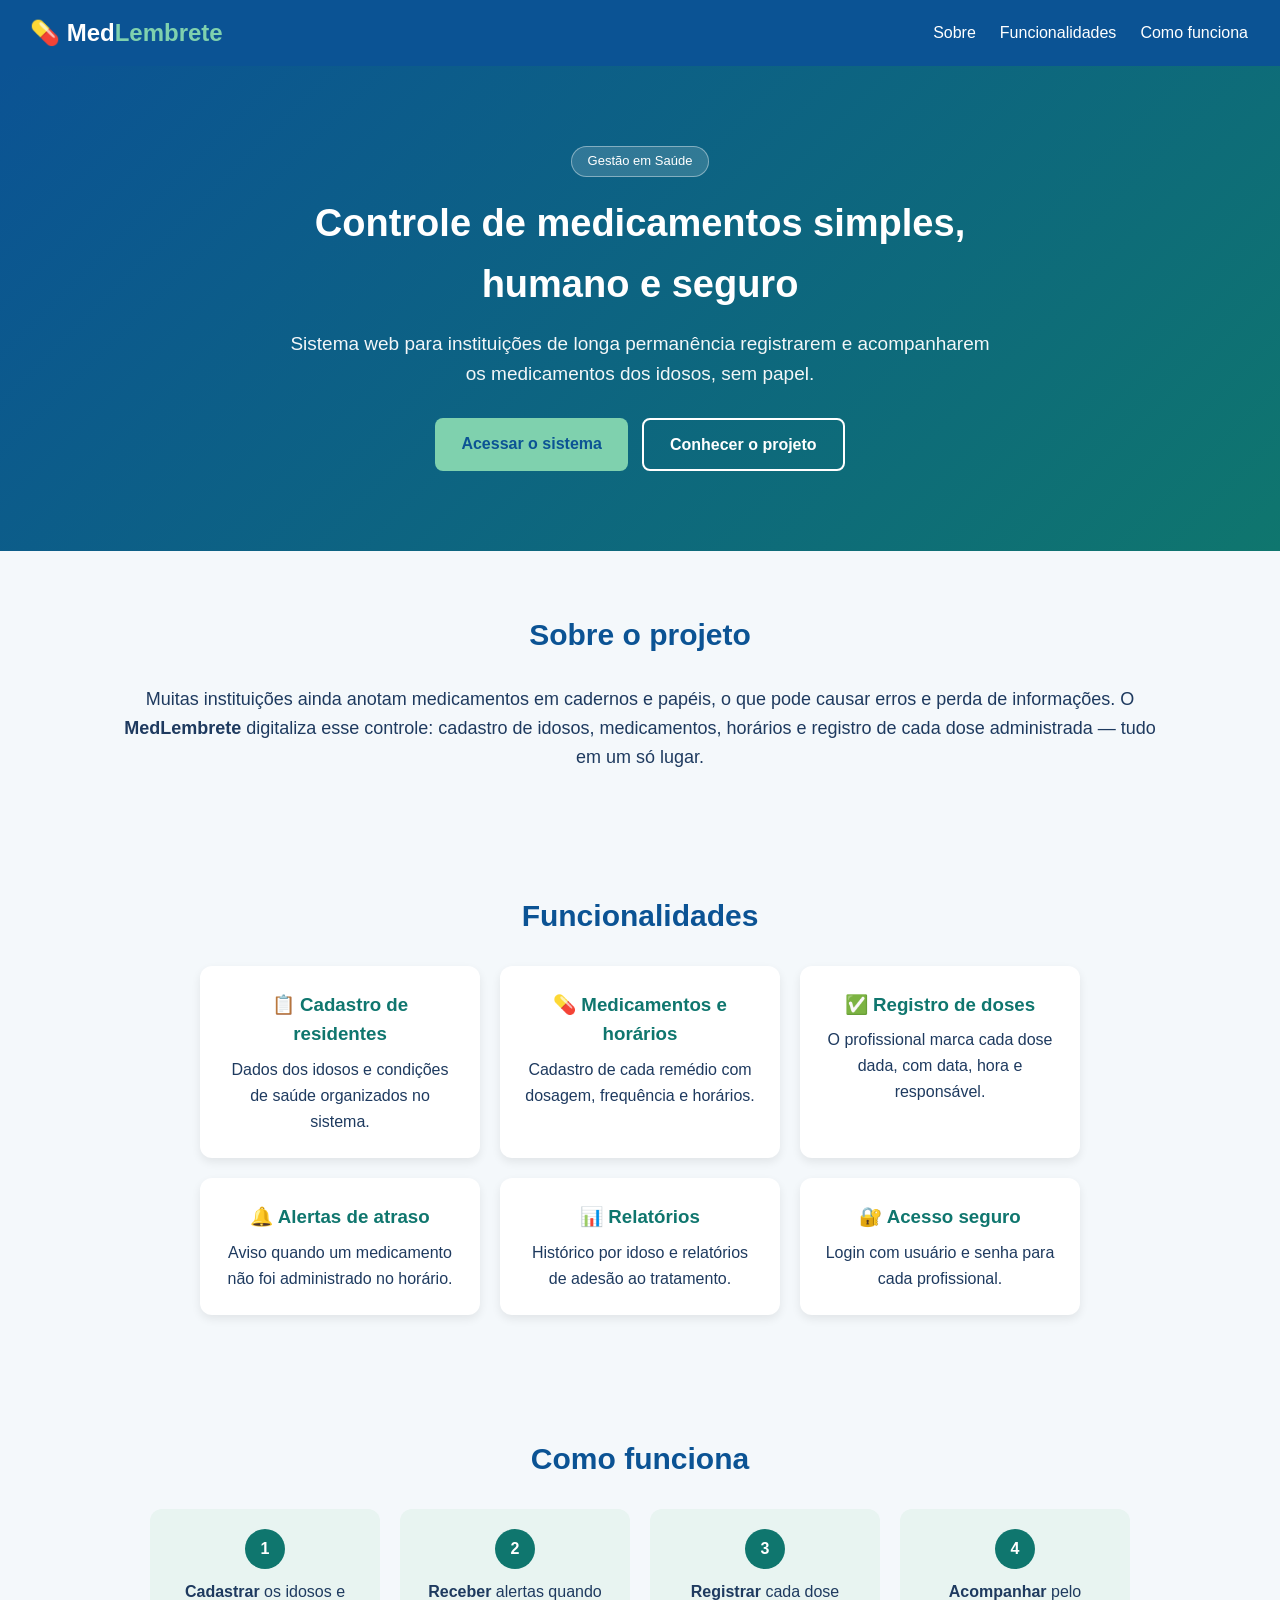
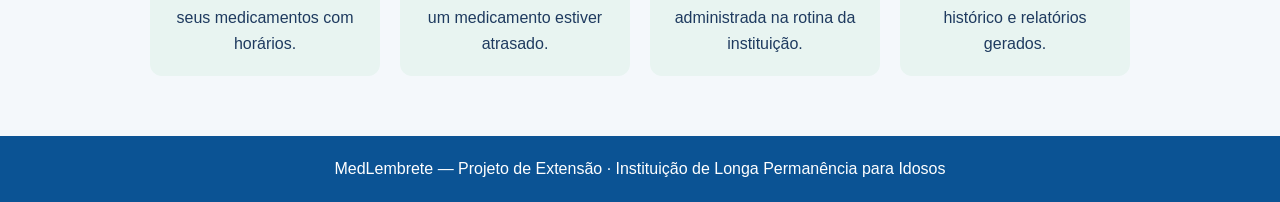
<file: index.html>
<!DOCTYPE html>
<html lang="pt-br">
<head>
  <meta charset="UTF-8">
  <meta name="viewport" content="width=device-width, initial-scale=1.0">
  <title>MedLembrete — Controle de Medicamentos para Instituições</title>
  <link rel="stylesheet" href="style.css">
</head>
<body data-page="index">

  <header class="topo">
    <div class="logo">💊 Med<span>Lembrete</span></div>
    <nav class="menu">
      <a href="#sobre">Sobre</a>
      <a href="#funcionalidades">Funcionalidades</a>
      <a href="#como-funciona">Como funciona</a>
    </nav>
  </header>

  <div class="hero">
    <span class="selo">Gestão em Saúde</span>
    <h1>Controle de medicamentos simples, humano e seguro</h1>
    <p>Sistema web para instituições de longa permanência registrarem e acompanharem os medicamentos dos idosos, sem papel.</p>
    <div class="hero-botoes">
      <button class="btn" onclick="openLoginModal()">Acessar o sistema</button>
      <a href="#sobre" class="btn btn-outline">Conhecer o projeto</a>
    </div>
  </div>

  <section id="sobre">
    <h2>Sobre o projeto</h2>
    <p class="texto-centro">Muitas instituições ainda anotam medicamentos em cadernos e papéis, o que pode causar erros e perda de informações. O <strong>MedLembrete</strong> digitaliza esse controle: cadastro de idosos, medicamentos, horários e registro de cada dose administrada — tudo em um só lugar.</p>
  </section>

  <section id="funcionalidades">
    <h2>Funcionalidades</h2>
    <div class="cards">
      <div class="card"><h3>📋 Cadastro de residentes</h3><p>Dados dos idosos e condições de saúde organizados no sistema.</p></div>
      <div class="card"><h3>💊 Medicamentos e horários</h3><p>Cadastro de cada remédio com dosagem, frequência e horários.</p></div>
      <div class="card"><h3>✅ Registro de doses</h3><p>O profissional marca cada dose dada, com data, hora e responsável.</p></div>
      <div class="card"><h3>🔔 Alertas de atraso</h3><p>Aviso quando um medicamento não foi administrado no horário.</p></div>
      <div class="card"><h3>📊 Relatórios</h3><p>Histórico por idoso e relatórios de adesão ao tratamento.</p></div>
      <div class="card"><h3>🔐 Acesso seguro</h3><p>Login com usuário e senha para cada profissional.</p></div>
    </div>
  </section>

  <section id="como-funciona">
    <h2>Como funciona</h2>
    <div class="passos">
      <div class="passo"><div class="numero">1</div><p><strong>Cadastrar</strong> os idosos e seus medicamentos com horários.</p></div>
      <div class="passo"><div class="numero">2</div><p><strong>Receber</strong> alertas quando um medicamento estiver atrasado.</p></div>
      <div class="passo"><div class="numero">3</div><p><strong>Registrar</strong> cada dose administrada na rotina da instituição.</p></div>
      <div class="passo"><div class="numero">4</div><p><strong>Acompanhar</strong> pelo histórico e relatórios gerados.</p></div>
    </div>
  </section>

  <!-- Modal de login -->
  <div class="modal" id="loginModal">
    <div class="modal-box">
      <button class="modal-fechar" onclick="closeLoginModal()">×</button>
      <h3>Entrar no sistema</h3>
      <p class="modal-sub">Use o e-mail e a senha cadastrados.</p>
      <form onsubmit="handleLogin(event)">
        <label>E-mail</label>
        <input type="email" id="loginEmail" placeholder="admin@medlembrete.com" required>
        <label>Senha</label>
        <input type="password" id="loginSenha" placeholder="••••••" required>
        <p class="erro" id="loginErro">E-mail ou senha incorretos.</p>
        <button type="submit" class="btn" style="width: 100%;">Entrar</button>
      </form>
      <p class="demo">Demonstração: admin@medlembrete.com · senha 123456</p>
    </div>
  </div>

  <footer class="rodape">
    <p>MedLembrete — Projeto de Extensão · Instituição de Longa Permanência para Idosos</p>
  </footer>

  <script src="script.js"></script>
  <script src="login.js"></script>
</body>
</html>
</file>
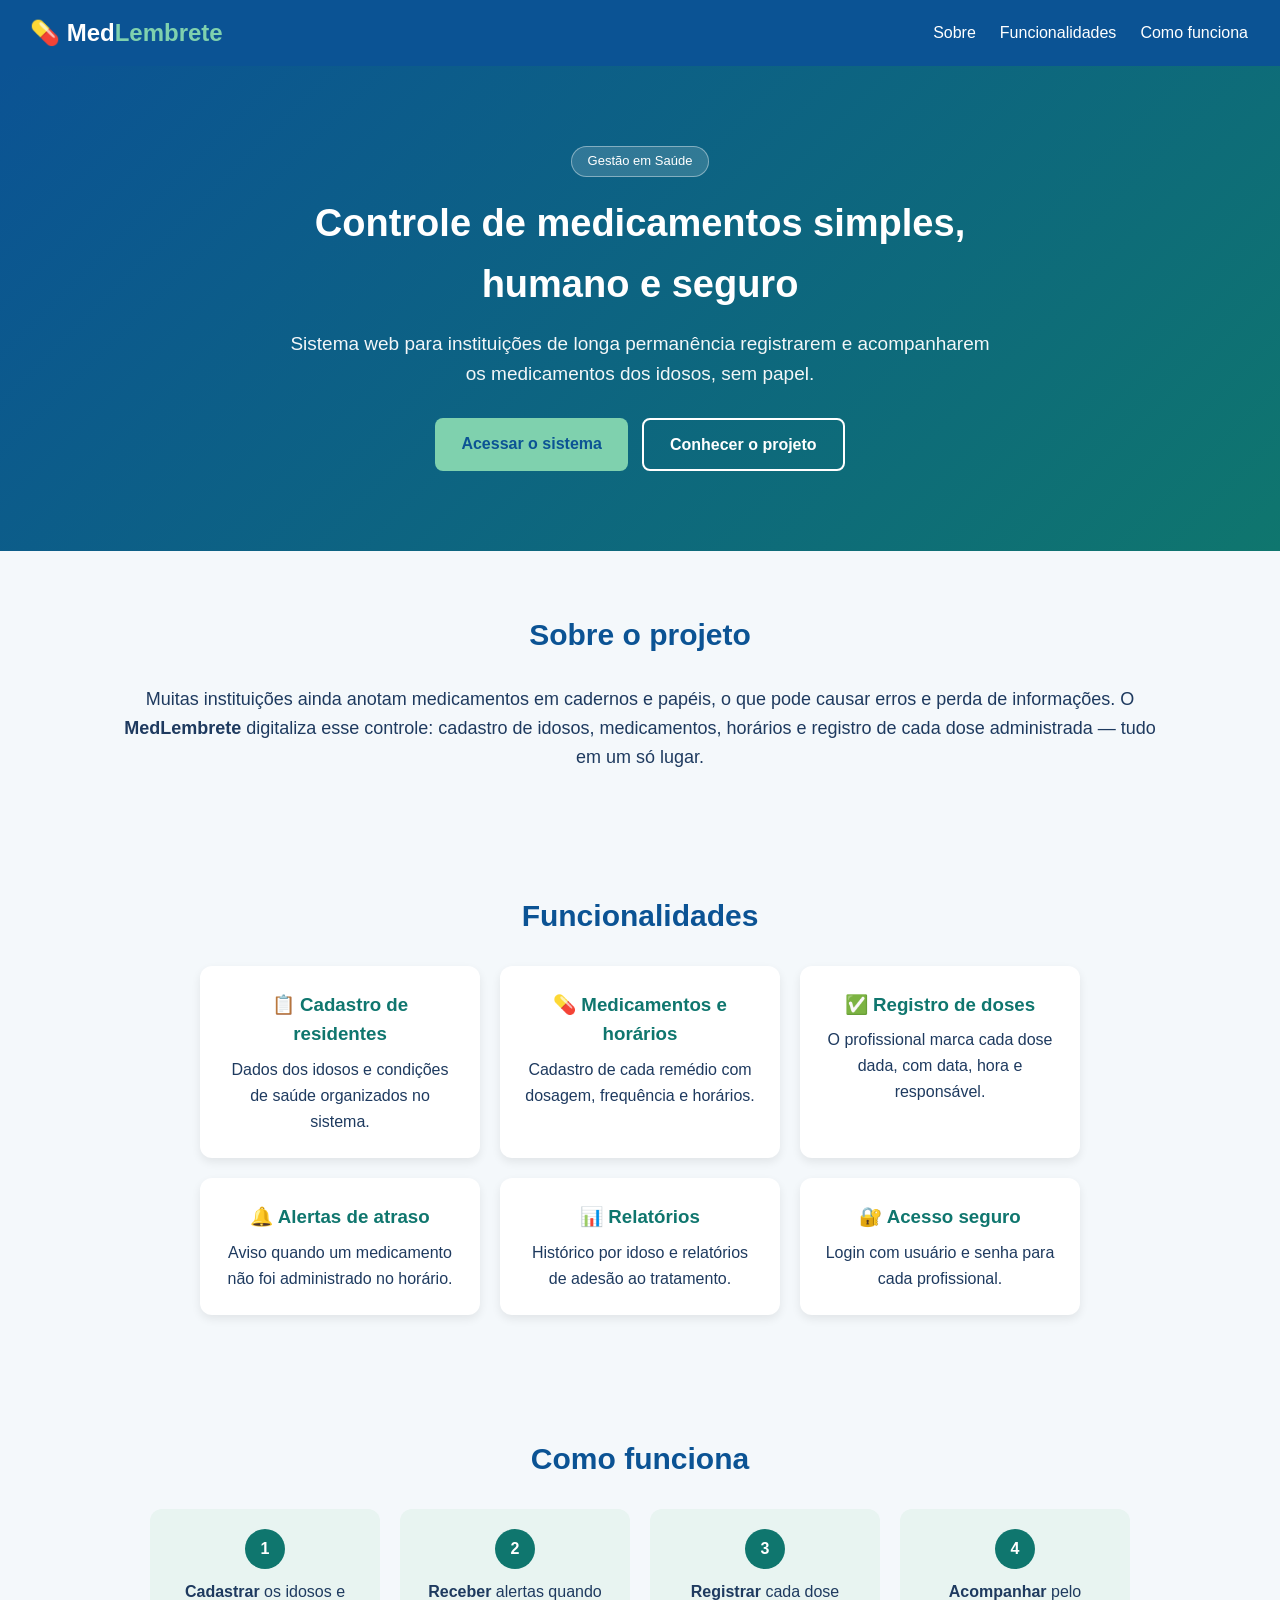
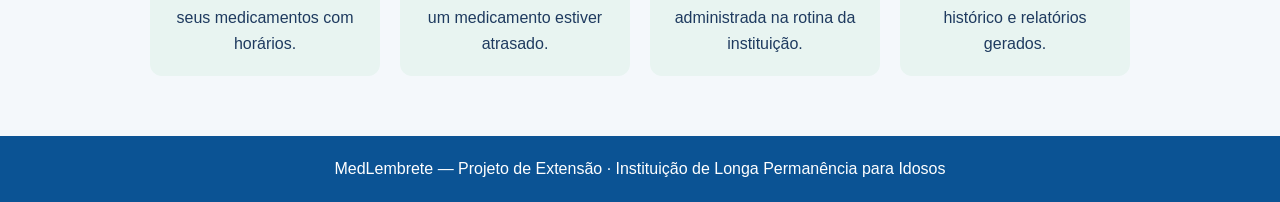
<file: dashboard.html>
<!DOCTYPE html>
<html lang="pt-br">
<head>
  <meta charset="UTF-8">
  <meta name="viewport" content="width=device-width, initial-scale=1.0">
  <title>Painel — MedLembrete</title>
  <link rel="stylesheet" href="style.css">
</head>
<body data-page="dashboard">

  <header class="topo">
    <a href="dashboard.html" class="logo">💊 Med<span>Lembrete</span></a>
    <nav class="menu">
      <a href="dashboard.html" class="ativo">Painel</a>
      <a href="idosos.html">Idosos</a>
      <a href="medicamentos.html">Medicamentos</a>
      <a href="relatorios.html">Relatórios</a>
    </nav>
    <div class="usuario">
      <span id="nomeUsuario"></span>
      <button class="btn-sair" onclick="logout()">Sair</button>
    </div>
  </header>

  <main class="conteudo">
    <div class="titulo-pagina">
      <h1>Painel de Controle</h1>
      <p id="dataHoje"></p>
    </div>

    <!-- Indicadores -->
    <div class="kpis">
      <div class="kpi"><span class="kpi-num" id="kpiIdosos">0</span><span class="kpi-rotulo">Idosos cadastrados</span></div>
      <div class="kpi"><span class="kpi-num" id="kpiMedicamentos">0</span><span class="kpi-rotulo">Medicamentos ativos</span></div>
      <div class="kpi"><span class="kpi-num" id="kpiDosesHoje">0</span><span class="kpi-rotulo">Doses de hoje</span></div>
      <div class="kpi"><span class="kpi-num" id="kpiAtrasadas">0</span><span class="kpi-rotulo">Em atraso</span></div>
    </div>

    <div class="grade">
      <!-- Agenda do dia -->
      <div class="painel">
        <div class="painel-titulo">
          <h2>Agenda de medicações de hoje</h2>
          <a href="medicamentos.html" class="link">+ Novo medicamento</a>
        </div>
        <div id="agendaLista"></div>
      </div>

      <!-- Alertas -->
      <div class="painel">
        <div class="painel-titulo"><h2>Alertas</h2></div>
        <div id="alertasLista"></div>
      </div>
    </div>
  </main>

  <script src="script.js"></script>
</body>
</html>
</file>
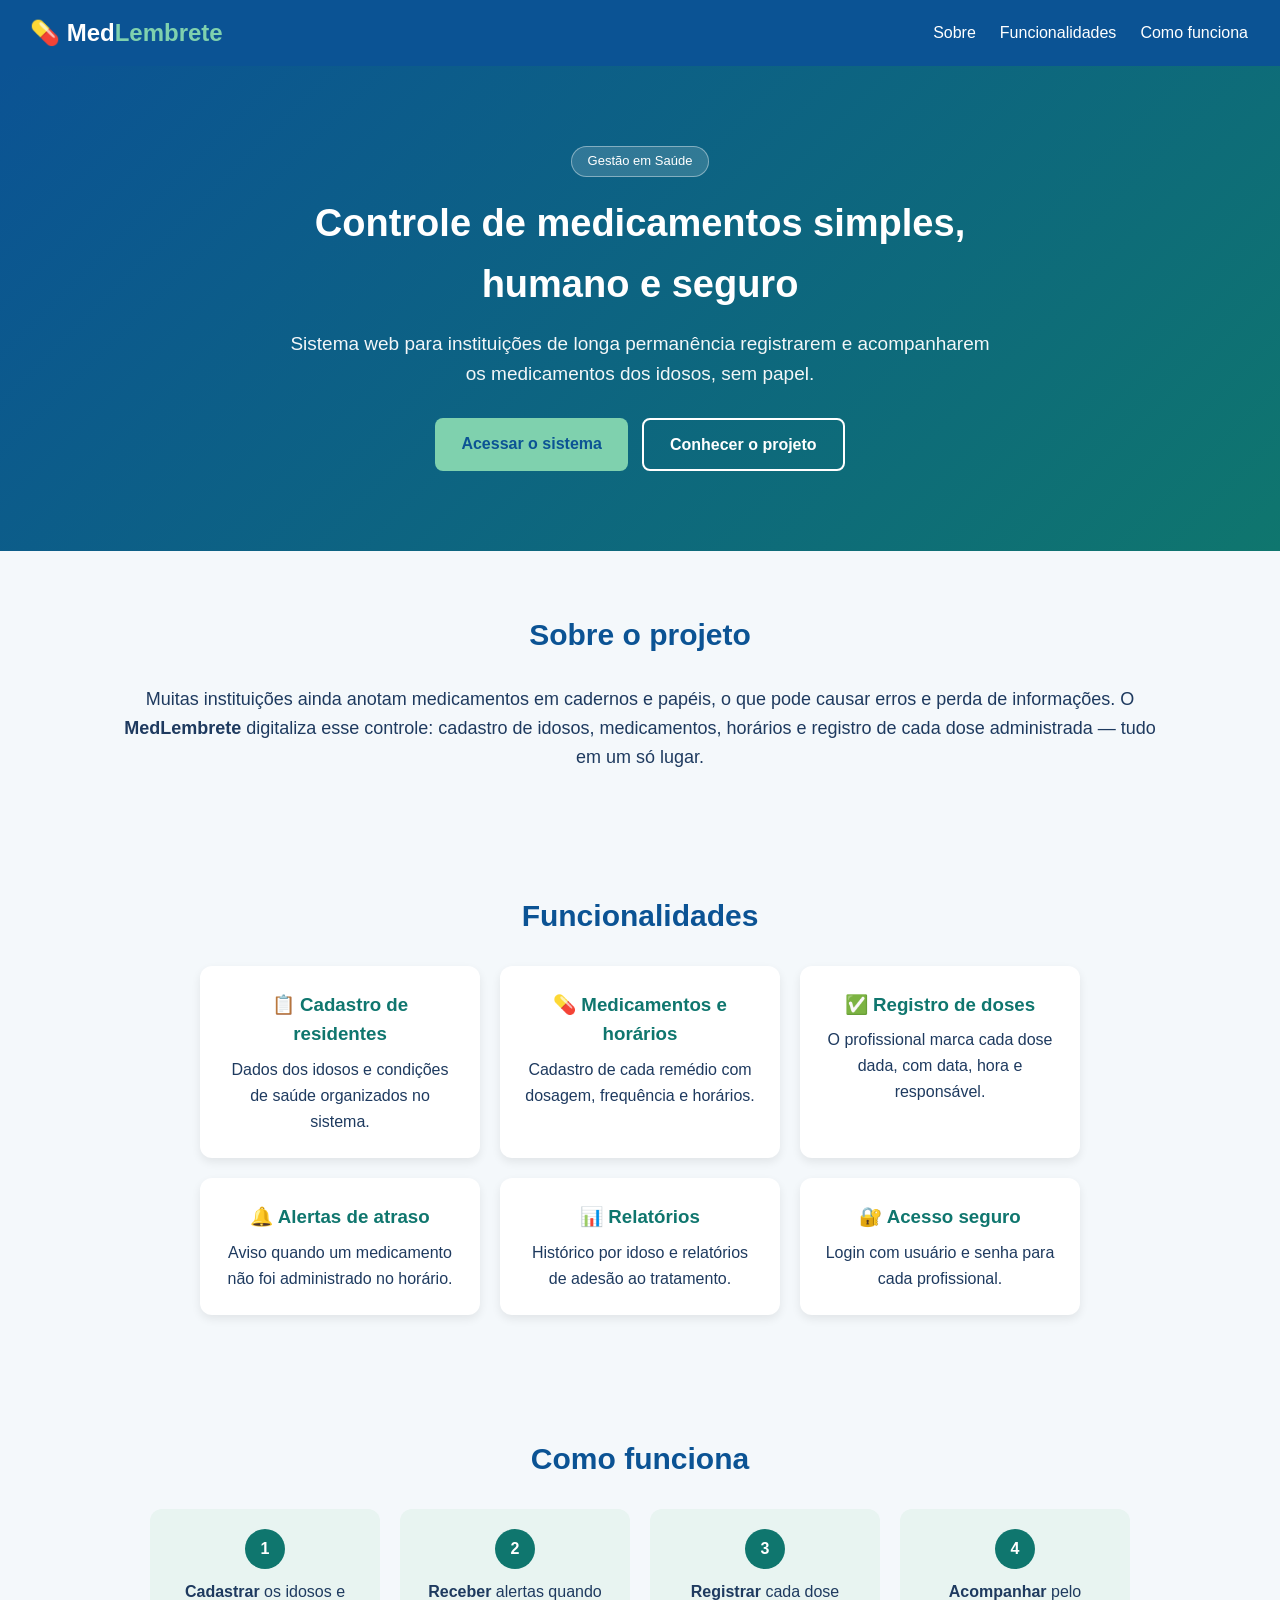
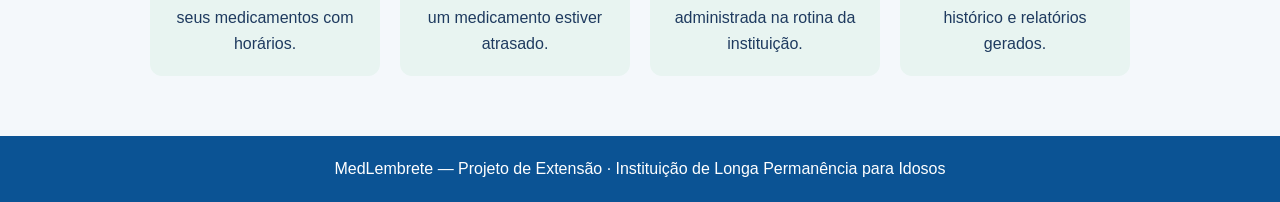
<file: idosos.html>
<!DOCTYPE html>
<html lang="pt-br">
<head>
  <meta charset="UTF-8">
  <meta name="viewport" content="width=device-width, initial-scale=1.0">
  <title>Idosos — MedLembrete</title>
  <link rel="stylesheet" href="style.css">
</head>
<body data-page="idosos">

  <header class="topo">
    <a href="dashboard.html" class="logo">💊 Med<span>Lembrete</span></a>
    <nav class="menu">
      <a href="dashboard.html">Painel</a>
      <a href="idosos.html" class="ativo">Idosos</a>
      <a href="medicamentos.html">Medicamentos</a>
      <a href="relatorios.html">Relatórios</a>
    </nav>
    <div class="usuario">
      <span id="nomeUsuario"></span>
      <button class="btn-sair" onclick="logout()">Sair</button>
    </div>
  </header>

  <main class="conteudo">
    <div class="titulo-pagina">
      <h1>Cadastro de Idosos</h1>
      <p>Gerencie os residentes da instituição.</p>
    </div>

    <div class="grade">
      <!-- Formulário -->
      <div class="painel">
        <h2 id="formTitulo">Cadastrar idoso</h2>
        <form onsubmit="salvarIdoso(event)">
          <input type="hidden" id="idosoId">
          <label>Nome completo</label>
          <input type="text" id="idosoNome" required>
          <label>Data de nascimento</label>
          <input type="date" id="idosoNascimento" required>
          <label>Condições de saúde</label>
          <input type="text" id="idosoCondicoes" placeholder="Ex.: Hipertensão, Diabetes">
          <label>Quarto / Leito</label>
          <input type="text" id="idosoQuarto" placeholder="Ex.: 101">
          <button type="submit" class="btn">Salvar idoso</button>
          <button type="button" class="btn btn-cinza" id="btnCancelar" style="display:none;" onclick="cancelarEdicaoIdoso()">Cancelar edição</button>
        </form>
      </div>

      <!-- Lista -->
      <div class="painel">
        <h2>Idosos cadastrados</h2>
        <div id="listaIdosos"></div>
      </div>
    </div>
  </main>

  <script src="script.js"></script>
</body>
</html>
</file>
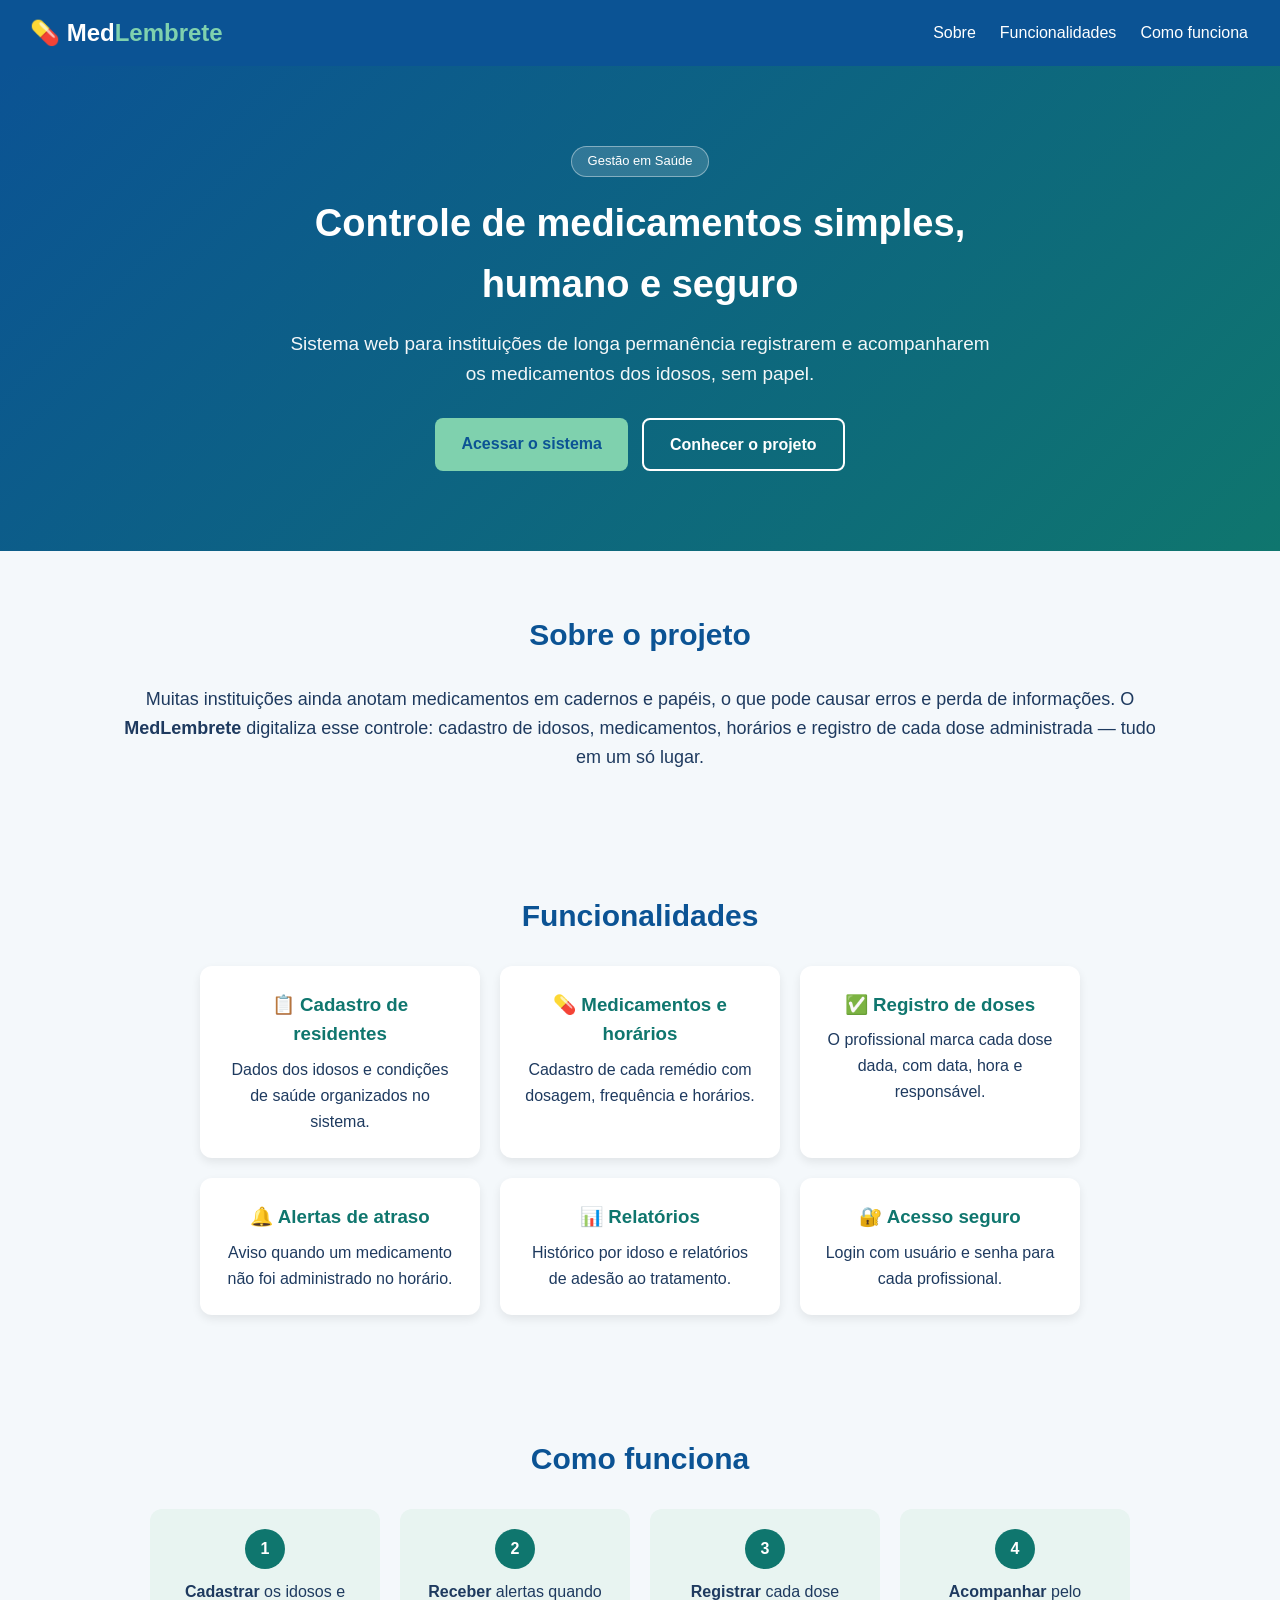
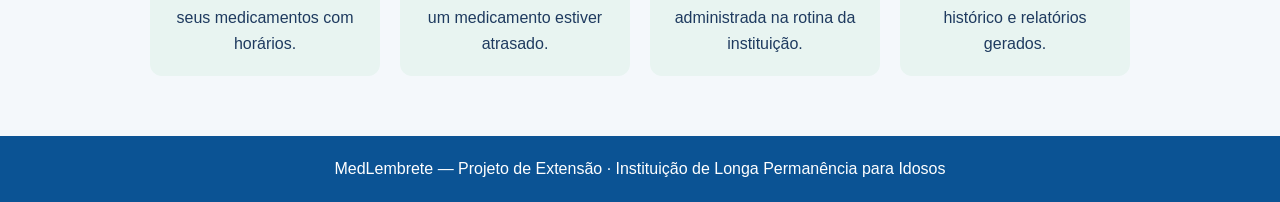
<file: medicamentos.html>
<!DOCTYPE html>
<html lang="pt-br">
<head>
  <meta charset="UTF-8">
  <meta name="viewport" content="width=device-width, initial-scale=1.0">
  <title>Medicamentos — MedLembrete</title>
  <link rel="stylesheet" href="style.css">
</head>
<body data-page="medicamentos">

  <header class="topo">
    <a href="dashboard.html" class="logo">💊 Med<span>Lembrete</span></a>
    <nav class="menu">
      <a href="dashboard.html">Painel</a>
      <a href="idosos.html">Idosos</a>
      <a href="medicamentos.html" class="ativo">Medicamentos</a>
      <a href="relatorios.html">Relatórios</a>
    </nav>
    <div class="usuario">
      <span id="nomeUsuario"></span>
      <button class="btn-sair" onclick="logout()">Sair</button>
    </div>
  </header>

  <main class="conteudo">
    <div class="titulo-pagina">
      <h1>Cadastro de Medicamentos</h1>
      <p>Registre os remédios de cada idoso com horários.</p>
    </div>

    <div class="grade">
      <!-- Formulário -->
      <div class="painel">
        <h2 id="formTituloMed">Cadastrar medicamento</h2>
        <form onsubmit="salvarMedicamento(event)">
          <input type="hidden" id="medId">
          <label>Idoso</label>
          <select id="medIdoso" required></select>
          <label>Nome do medicamento</label>
          <input type="text" id="medNome" placeholder="Ex.: Losartana" required>
          <label>Dosagem</label>
          <input type="text" id="medDosagem" placeholder="Ex.: 50mg" required>
          <label>Horários (separe por vírgula)</label>
          <input type="text" id="medHorarios" placeholder="Ex.: 08:00, 20:00" required>
          <label>Observações</label>
          <input type="text" id="medObs" placeholder="Ex.: Tomar após o café">
          <button type="submit" class="btn">Salvar medicamento</button>
          <button type="button" class="btn btn-cinza" id="btnCancelarMed" style="display:none;" onclick="cancelarEdicaoMed()">Cancelar edição</button>
        </form>
      </div>

      <!-- Lista -->
      <div class="painel">
        <h2>Medicamentos cadastrados</h2>
        <div id="listaMedicamentos"></div>
      </div>
    </div>
  </main>

  <script src="script.js"></script>
</body>
</html>
</file>
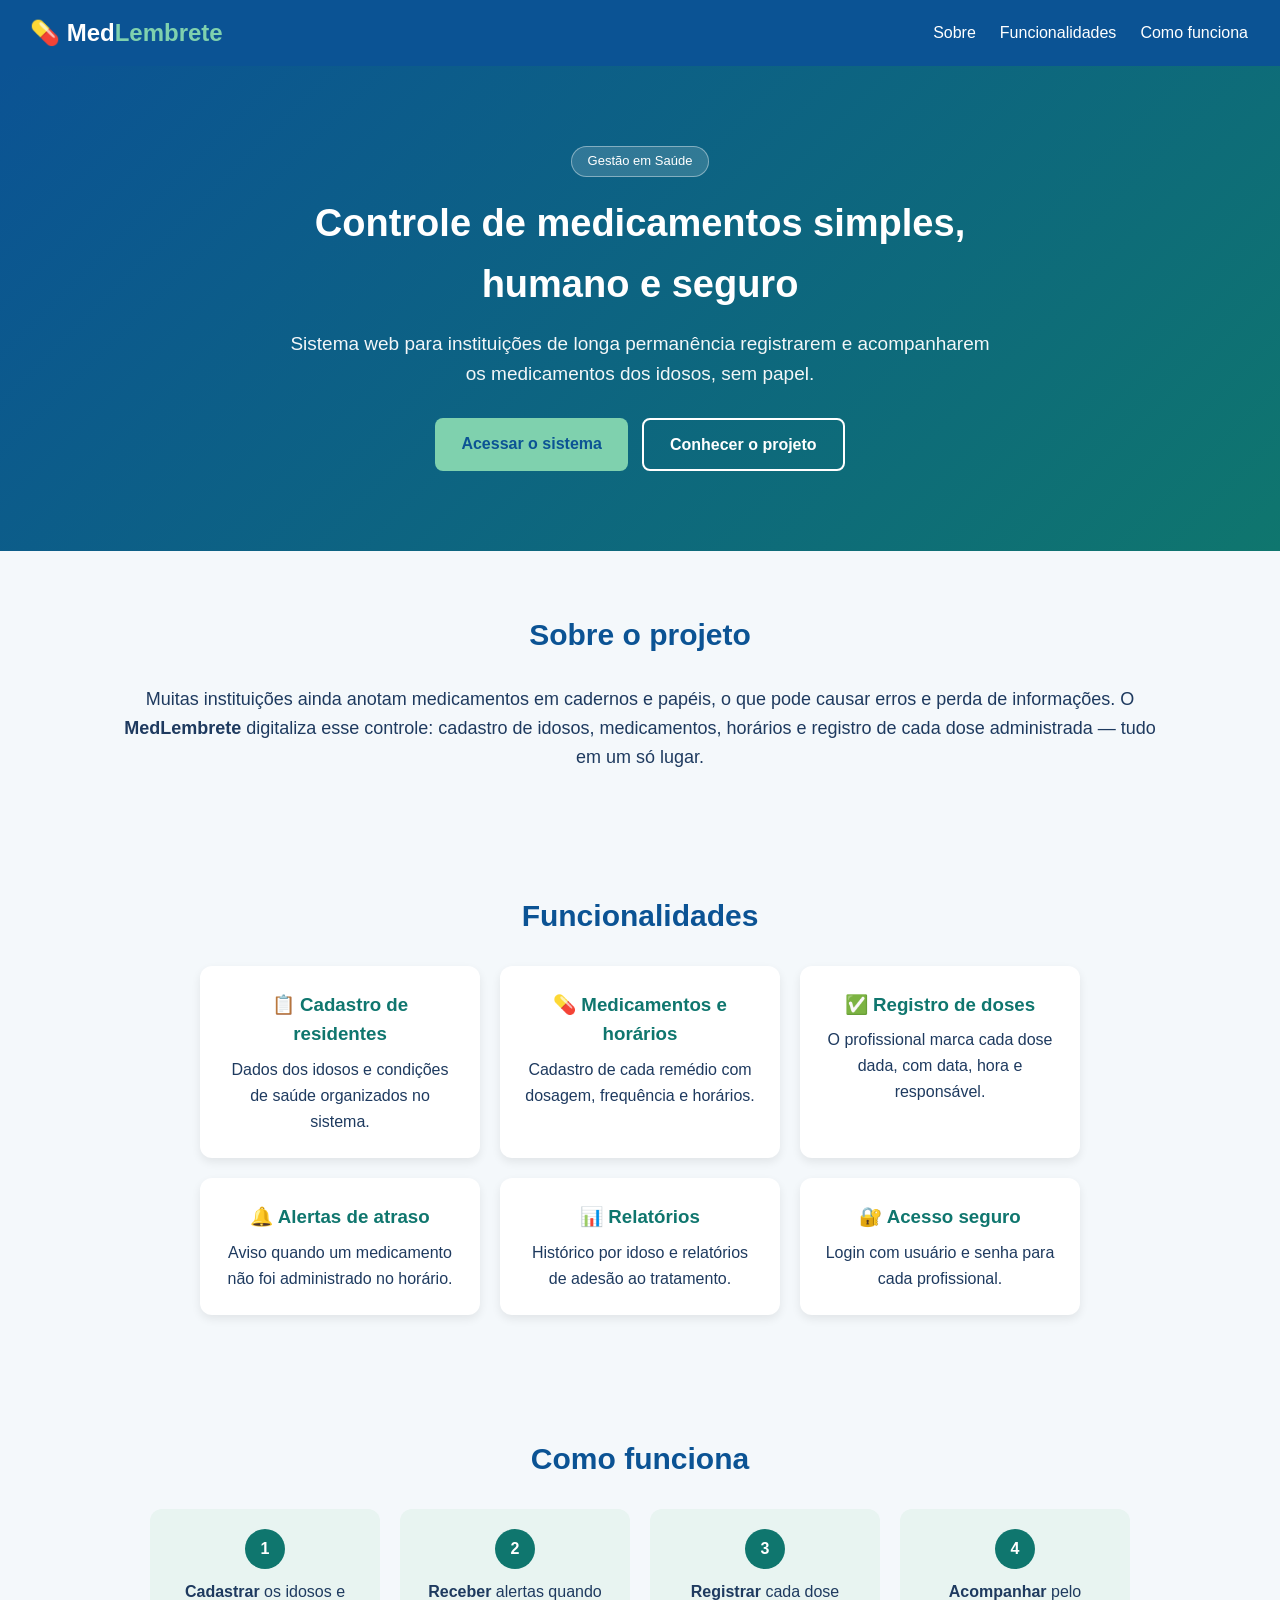
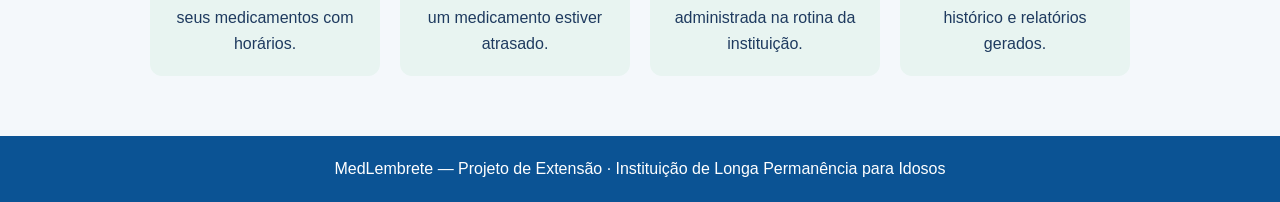
<file: relatorios.html>
<!DOCTYPE html>
<html lang="pt-br">
<head>
  <meta charset="UTF-8">
  <meta name="viewport" content="width=device-width, initial-scale=1.0">
  <title>Relatórios — MedLembrete</title>
  <link rel="stylesheet" href="style.css">
</head>
<body data-page="relatorios">

  <header class="topo">
    <a href="dashboard.html" class="logo">💊 Med<span>Lembrete</span></a>
    <nav class="menu">
      <a href="dashboard.html">Painel</a>
      <a href="idosos.html">Idosos</a>
      <a href="medicamentos.html">Medicamentos</a>
      <a href="relatorios.html" class="ativo">Relatórios</a>
    </nav>
    <div class="usuario">
      <span id="nomeUsuario"></span>
      <button class="btn-sair" onclick="logout()">Sair</button>
    </div>
  </header>

  <main class="conteudo">
    <div class="titulo-pagina">
      <h1>Relatórios de Adesão</h1>
      <p>Histórico e acompanhamento por idoso.</p>
    </div>

    <div class="painel">
      <h2>Gerar relatório</h2>
      <div class="linha-form">
        <div>
          <label>Idoso</label>
          <select id="relIdoso"></select>
        </div>
        <div>
          <label>Data</label>
          <input type="date" id="relData">
        </div>
        <button class="btn" style="align-self: flex-end;" onclick="gerarRelatorio()">Gerar relatório</button>
        <button class="btn btn-cinza" style="align-self: flex-end;" onclick="window.print()">🖨️ Imprimir / PDF</button>
      </div>
    </div>

    <div id="relatorioArea"></div>
  </main>

  <script src="script.js"></script>
</body>
</html>
</file>
<file: style.css>
/* ===== Geral ===== */
* { margin: 0; padding: 0; box-sizing: border-box; font-family: 'Segoe UI', Arial, sans-serif; }

:root {
  --azul: #0b5394;
  --verde: #0f766e;
  --verde-claro: #7fd1ae;
  --fundo: #f4f8fb;
  --texto: #1e3a5f;
  --cinza: #64748b;
  --branco: #ffffff;
  --borda: #e2e8f0;
  --vermelho: #b91c1c;
  --vermelho-fundo: #fef2f2;
}

body { background: var(--fundo); color: var(--texto); line-height: 1.6; }

/* ===== Cabeçalho ===== */
.topo {
  background: var(--azul); color: #fff;
  padding: 14px 30px;
  display: flex; justify-content: space-between; align-items: center;
  flex-wrap: wrap; gap: 10px;
  position: sticky; top: 0; z-index: 100;
}
.logo { font-size: 24px; font-weight: bold; color: #fff; text-decoration: none; }
.logo span { color: var(--verde-claro); }
.menu { display: flex; gap: 20px; flex-wrap: wrap; }
.menu a { color: #fff; text-decoration: none; font-size: 16px; padding: 4px 2px; }
.menu a:hover, .menu a.ativo { color: var(--verde-claro); border-bottom: 2px solid var(--verde-claro); }
.usuario { display: flex; align-items: center; gap: 12px; color: #fff; font-size: 14px; }
.btn-sair {
  background: transparent; border: 1px solid #fff; color: #fff;
  padding: 6px 14px; border-radius: 6px; cursor: pointer; font-size: 14px;
}
.btn-sair:hover { background: rgba(255,255,255,0.15); }

/* ===== Botões ===== */
.btn {
  background: var(--verde-claro); color: var(--azul);
  padding: 12px 26px; border: none; border-radius: 8px;
  font-size: 16px; font-weight: bold; cursor: pointer; text-decoration: none; display: inline-block;
}
.btn:hover { background: #9fe6c6; }
.btn-outline { background: transparent; color: #fff; border: 2px solid #fff; }
.btn-cinza { background: var(--borda); color: var(--texto); }
.btn-cinza:hover { background: #cbd5e1; }
.btn-pequeno { padding: 8px 14px; font-size: 14px; }

/* ===== Hero ===== */
.hero {
  background: linear-gradient(135deg, var(--azul), var(--verde));
  color: #fff; text-align: center; padding: 80px 20px;
}
.selo {
  display: inline-block; background: rgba(255,255,255,0.15);
  border: 1px solid rgba(255,255,255,0.4); border-radius: 20px;
  padding: 4px 16px; font-size: 13px; margin-bottom: 16px;
}
.hero h1 { font-size: 38px; margin-bottom: 14px; max-width: 800px; margin-left: auto; margin-right: auto; }
.hero p { font-size: 19px; max-width: 700px; margin: 0 auto 28px; opacity: 0.95; }
.hero-botoes { display: flex; gap: 14px; justify-content: center; flex-wrap: wrap; }

/* ===== Seções ===== */
section { padding: 60px 20px; max-width: 1100px; margin: 0 auto; }
section h2 { font-size: 30px; text-align: center; color: var(--azul); margin-bottom: 26px; }
.texto-centro { text-align: center; font-size: 18px; }

/* ===== Cards ===== */
.cards { display: flex; flex-wrap: wrap; gap: 20px; justify-content: center; }
.card {
  background: var(--branco); border-radius: 12px; padding: 24px;
  width: 280px; box-shadow: 0 4px 10px rgba(0,0,0,0.08); text-align: center;
}
.card h3 { color: var(--verde); margin-bottom: 8px; }

/* ===== Passos ===== */
.passos { display: flex; flex-wrap: wrap; gap: 20px; justify-content: center; }
.passo {
  background: #e8f4f1; border-radius: 12px; padding: 20px; width: 230px; text-align: center;
}
.passo .numero {
  background: var(--verde); color: #fff; width: 40px; height: 40px;
  border-radius: 50%; line-height: 40px; margin: 0 auto 10px; font-weight: bold;
}

/* ===== Modal ===== */
.modal {
  display: none; position: fixed; inset: 0; background: rgba(0,0,0,0.5);
  align-items: center; justify-content: center; z-index: 200;
}
.modal-box {
  background: #fff; border-radius: 14px; padding: 30px;
  width: 92%; max-width: 400px; position: relative;
}
.modal-box h3 { color: var(--azul); font-size: 22px; margin-bottom: 4px; }
.modal-sub { color: var(--cinza); font-size: 14px; margin-bottom: 18px; }
.modal-fechar {
  position: absolute; top: 12px; right: 16px; border: none; background: none;
  font-size: 26px; cursor: pointer; color: var(--cinza);
}
.erro { display: none; color: var(--vermelho); font-size: 14px; margin: 8px 0; }
.demo { margin-top: 16px; font-size: 12px; color: var(--cinza); text-align: center; }

/* ===== Conteúdo interno ===== */
.conteudo { max-width: 1150px; margin: 0 auto; padding: 30px 20px 60px; }
.titulo-pagina { margin-bottom: 24px; }
.titulo-pagina h1 { color: var(--azul); font-size: 28px; }
.titulo-pagina p { color: var(--cinza); }

.grade { display: grid; grid-template-columns: 2fr 1fr; gap: 20px; align-items: start; }
.grade-inteira { display: grid; grid-template-columns: 1fr 1fr; gap: 20px; align-items: start; }

.painel {
  background: var(--branco); border-radius: 12px; padding: 24px;
  box-shadow: 0 2px 8px rgba(0,0,0,0.06); margin-bottom: 20px;
}
.painel h2 { color: var(--azul); font-size: 20px; margin-bottom: 16px; }
.painel-titulo { display: flex; justify-content: space-between; align-items: center; flex-wrap: wrap; gap: 8px; margin-bottom: 14px; }
.painel-titulo h2 { margin-bottom: 0; }
.link { color: var(--verde); font-weight: bold; text-decoration: none; font-size: 14px; }

/* ===== KPIs ===== */
.kpis { display: grid; grid-template-columns: repeat(4, 1fr); gap: 16px; margin-bottom: 24px; }
.kpi {
  background: var(--branco); border-radius: 12px; padding: 20px;
  text-align: center; box-shadow: 0 2px 8px rgba(0,0,0,0.06);
  border-left: 4px solid var(--verde);
}
.kpi-num { display: block; font-size: 30px; font-weight: bold; color: var(--azul); }
.kpi-rotulo { color: var(--cinza); font-size: 13px; }

/* ===== Agenda / doses ===== */
.item-dose {
  display: flex; align-items: center; justify-content: space-between;
  gap: 12px; border: 1px solid var(--borda); border-radius: 8px;
  padding: 12px 14px; margin-bottom: 10px; flex-wrap: wrap;
}
.item-dose.tomada { background: #f0fdf4; border-color: #86efac; }
.item-dose.pulada { background: var(--vermelho-fundo); border-color: #fecaca; }
.hora {
  background: #e0f2f1; color: var(--verde); font-weight: bold;
  padding: 6px 10px; border-radius: 6px; font-size: 13px; white-space: nowrap;
}
.dose-info { flex: 1; min-width: 160px; }
.dose-info strong { display: block; }
.dose-info span { color: var(--cinza); font-size: 13px; }
.dose-acoes { display: flex; gap: 8px; flex-wrap: wrap; }
.status-ok { color: var(--verde); font-weight: bold; font-size: 13px; }
.status-pendente { color: var(--cinza); font-size: 13px; }

/* ===== Alertas ===== */
.alerta {
  background: var(--vermelho-fundo); border: 1px solid #fecaca; color: var(--vermelho);
  border-radius: 8px; padding: 12px; margin-bottom: 10px; font-size: 14px;
}
.alerta span { display: block; color: var(--cinza); font-size: 12px; }
.alerta-ok {
  background: #f0fdf4; border: 1px solid #86efac; color: var(--verde);
  border-radius: 8px; padding: 12px; font-size: 14px;
}

/* ===== Formulários ===== */
label { display: block; font-weight: 600; font-size: 14px; margin: 12px 0 4px; color: var(--texto); }
input, select {
  width: 100%; padding: 10px 12px; border: 1px solid var(--borda);
  border-radius: 8px; font-size: 15px; background: #fff; color: var(--texto);
}
input:focus, select:focus { outline: 2px solid var(--verde-claro); border-color: var(--verde); }
.linha-form { display: flex; gap: 14px; flex-wrap: wrap; align-items: flex-end; }
.linha-form > div { flex: 1; min-width: 180px; }

/* ===== Tabelas ===== */
.tabela { width: 100%; border-collapse: collapse; font-size: 14px; }
.tabela th {
  background: var(--azul); color: #fff; text-align: left; padding: 10px 12px;
}
.tabela td { border-bottom: 1px solid var(--borda); padding: 10px 12px; }
.tabela tr:nth-child(even) { background: #f8fafc; }
.badge {
  display: inline-block; padding: 3px 10px; border-radius: 12px; font-size: 12px; font-weight: bold;
}
.badge-verde { background: #dcfce7; color: #166534; }
.badge-vermelho { background: #fee2e2; color: #b91c1c; }
.badge-cinza { background: #e2e8f0; color: #475569; }

/* ===== Relatório ===== */
.rel-card {
  background: var(--branco); border-radius: 12px; padding: 24px;
  box-shadow: 0 2px 8px rgba(0,0,0,0.06); margin-bottom: 20px;
}
.rel-card h3 { color: var(--azul); margin-bottom: 12px; }
.adesao-grande { font-size: 44px; font-weight: bold; color: var(--verde); }

/* ===== Rodapé ===== */
.rodape { background: var(--azul); color: #fff; text-align: center; padding: 20px; }

/* ===== Responsivo ===== */
@media (max-width: 800px) {
  .grade, .grade-inteira { grid-template-columns: 1fr; }
  .kpis { grid-template-columns: repeat(2, 1fr); }
  .hero h1 { font-size: 28px; }
}
@media (max-width: 480px) {
  .kpis { grid-template-columns: 1fr; }
}
</file>
